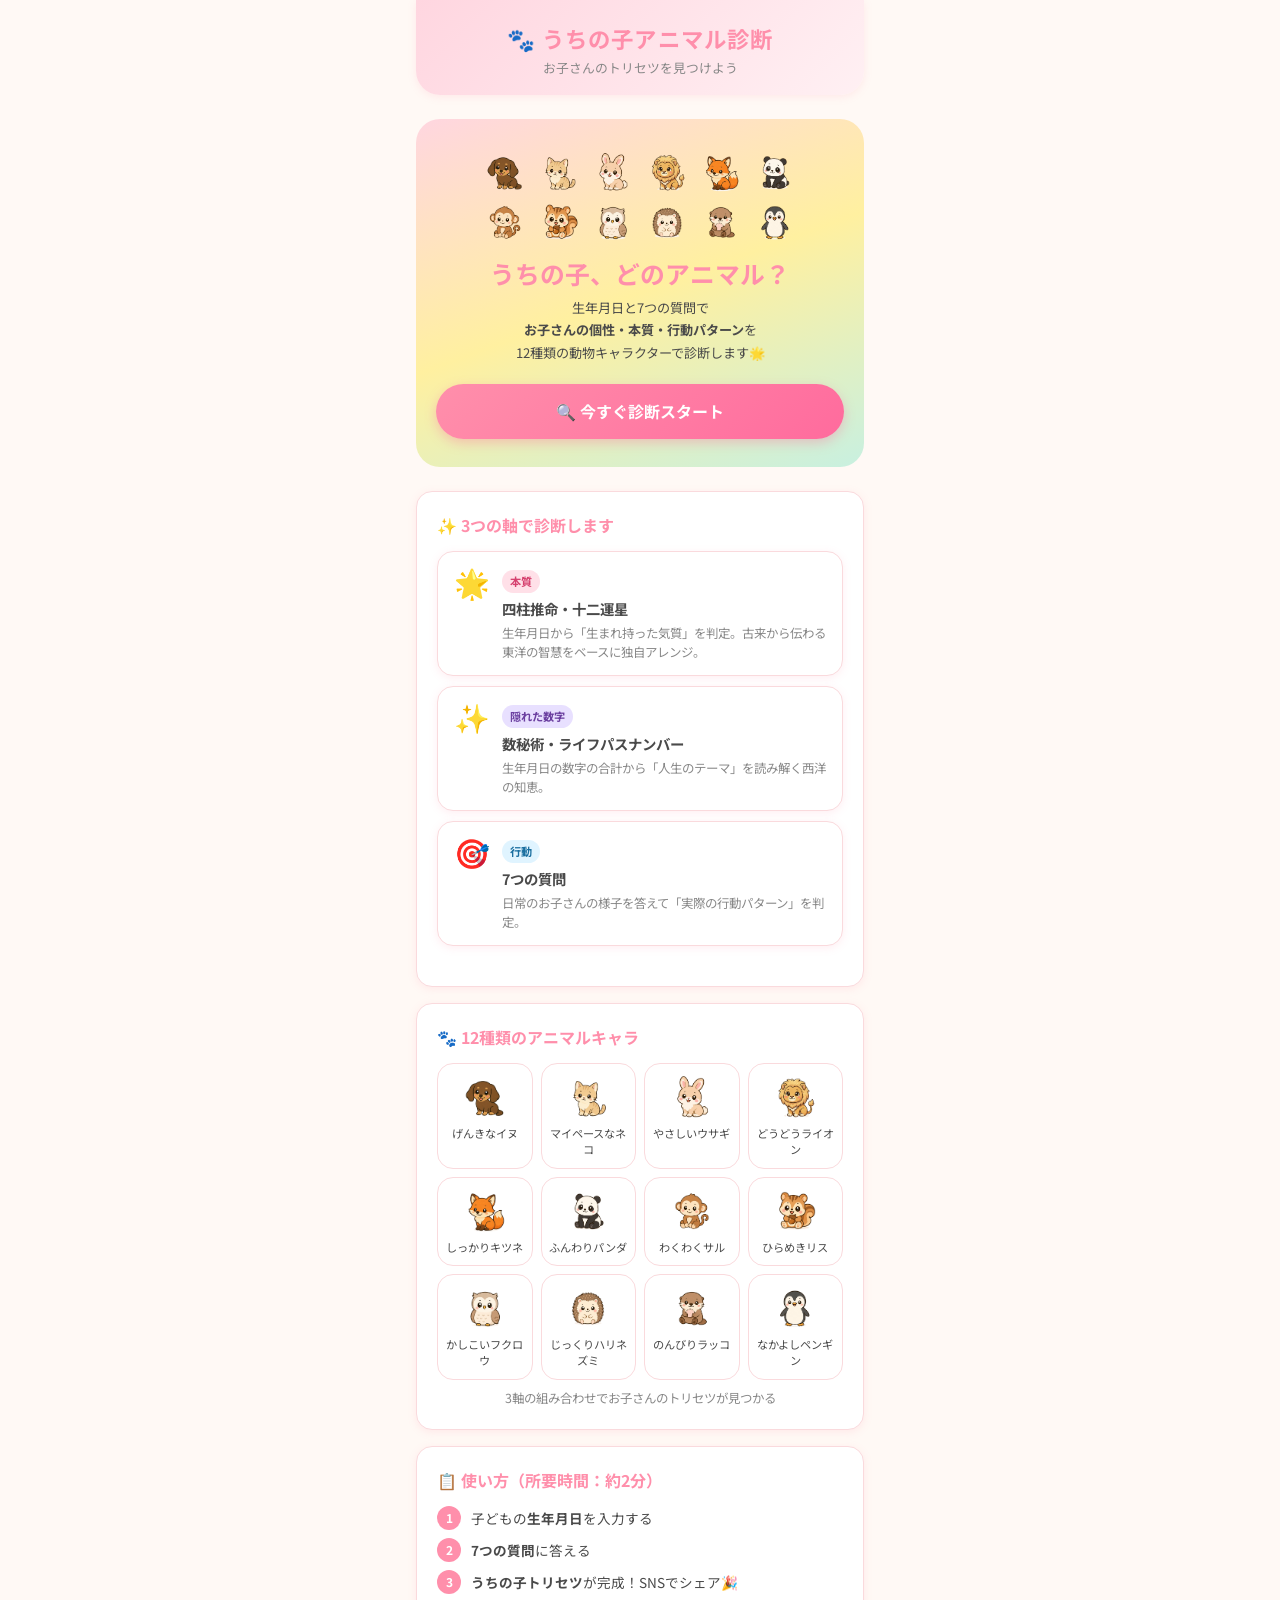
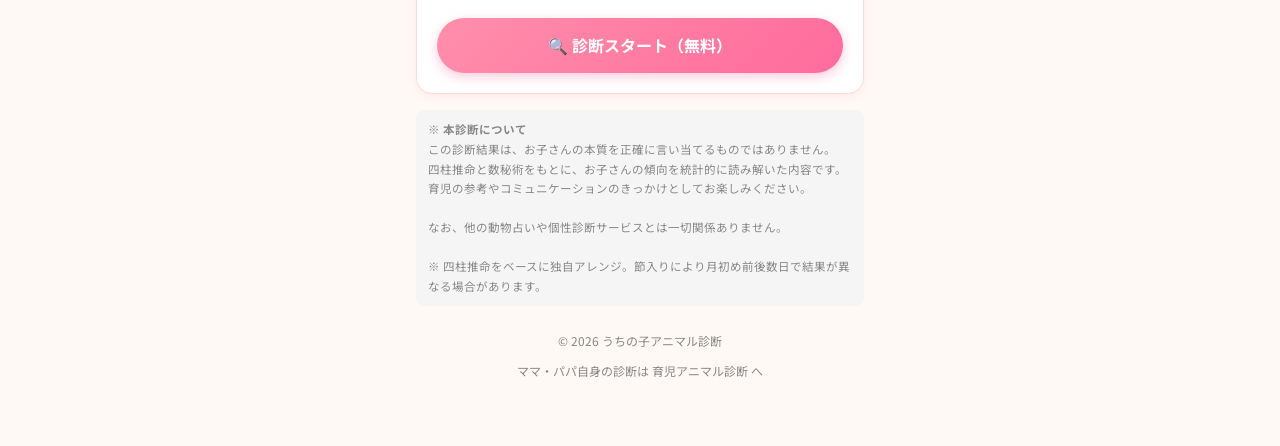
<file: index.html>
<!DOCTYPE html>
<html lang="ja">
<head>
  <meta charset="UTF-8">
  <meta name="viewport" content="width=device-width, initial-scale=1.0">
  <title>うちの子アニマル診断｜お子さんのトリセツを見つけよう</title>
  <meta name="description" content="生年月日と7つの質問で、うちの子の性格・気質を12種類の動物キャラクターで診断。2歳〜未就学児のママパパへ、子どもの個性を知るヒントを。">

  <!-- OGP -->
  <meta property="og:title" content="うちの子アニマル診断">
  <meta property="og:description" content="うちの子のトリセツを見つけよう。生年月日と7問で、お子さんの個性を12種類の動物で診断！">
  <meta property="og:type" content="website">
  <meta property="og:image" content="./assets/ogp.png">

  <!-- Google Fonts（丸みのあるフォント） -->
  <link rel="preconnect" href="https://fonts.googleapis.com">
  <link rel="preconnect" href="https://fonts.gstatic.com" crossorigin>
  <link href="https://fonts.googleapis.com/css2?family=Noto+Sans+JP:wght@400;700&display=swap" rel="stylesheet">

  <link rel="stylesheet" href="./css/style.css?v=1">

  <style>
    /* ── index.html 専用スタイル ── */

    /* ヒーローセクション */
    .hero {
      text-align: center;
      padding: 32px 20px 28px;
      background: linear-gradient(160deg, #FFD6E0 0%, #FFF0A0 50%, #C8F0E0 100%);
      border-radius: var(--radius-lg);
      margin-bottom: 24px;
      position: relative;
      overflow: hidden;
    }

    .hero-animals {
      display: grid;
      grid-template-columns: repeat(6, 1fr);
      gap: 6px 4px;
      max-width: 320px;
      margin: 0 auto 12px;
      justify-items: center;
    }

    /* ヒーロー動物帯の各アイコン（画像＋絵文字フォールバック） */
    .hero-animal {
      display: inline-flex;
      align-items: center;
      justify-content: center;
    }

    .hero-animal-img {
      width: 44px;
      height: 44px;
      object-fit: contain;
    }

    .hero-animal-emoji {
      font-size: 2.2rem;
      line-height: 1;
    }

    .hero-title {
      font-size: 1.55rem;
      font-weight: 700;
      color: var(--color-primary);
      line-height: 1.3;
      margin-bottom: 8px;
    }

    .hero-sub {
      font-size: 0.82rem;
      color: var(--color-text);
      line-height: 1.7;
      margin-bottom: 20px;
    }

    /* 3軸の説明カード */
    .axis-cards {
      display: flex;
      flex-direction: column;
      gap: 10px;
      margin-bottom: 20px;
    }

    .axis-card {
      display: flex;
      align-items: flex-start;
      gap: 12px;
      padding: 14px 16px;
      background: var(--color-white);
      border-radius: var(--radius-md);
      box-shadow: var(--shadow-sm);
      border: 1px solid var(--color-border);
    }

    .axis-icon {
      font-size: 1.8rem;
      flex-shrink: 0;
      line-height: 1;
      margin-top: 2px;
    }

    .axis-text-wrap {}

    .axis-label {
      font-size: 0.7rem;
      font-weight: 700;
      background: #FFE0E8;
      color: #D6406E;
      padding: 2px 8px;
      border-radius: var(--radius-full);
      display: inline-block;
      margin-bottom: 4px;
    }

    .axis-label.lp     { background: #E8E0FF; color: #6B3FA0; }
    .axis-label.kodo   { background: #E0F4FF; color: #1A6FA0; }

    .axis-title {
      font-size: 0.9rem;
      font-weight: 700;
      color: var(--color-text);
      margin-bottom: 2px;
    }

    .axis-desc {
      font-size: 0.78rem;
      color: var(--color-text-sub);
      line-height: 1.5;
    }

    /* 動物一覧 */
    .animals-grid {
      display: grid;
      grid-template-columns: repeat(4, 1fr);
      gap: 8px;
      margin-bottom: 8px;
    }

    .animal-chip {
      text-align: center;
      padding: 10px 4px;
      background: var(--color-white);
      border-radius: var(--radius-md);
      border: 1px solid var(--color-border);
      font-size: 0.7rem;
      color: var(--color-text);
      line-height: 1.4;
    }

    .animal-chip-emoji {
      font-size: 1.6rem;
      display: block;
      margin-bottom: 4px;
    }

    /* 12種類グリッドの動物画像（絵文字に代わるアイコン） */
    .animal-chip-img {
      width: 48px;
      height: 48px;
      object-fit: contain;
      display: block;
      margin: 0 auto 4px;
    }

    /* 免責表記 */
    .disclaimer {
      font-size: 0.72rem;
      color: var(--color-text-sub);
      background: #F5F5F5;
      border-radius: var(--radius-sm);
      padding: 10px 12px;
      line-height: 1.7;
      margin-top: 8px;
    }

    /* スタートボタンは固定表示 */
    .start-btn-wrap {
      margin-top: 24px;
    }

    .steps-list {
      list-style: none;
      display: flex;
      flex-direction: column;
      gap: 8px;
      margin-bottom: 20px;
    }

    .steps-list li {
      display: flex;
      align-items: center;
      gap: 10px;
      font-size: 0.85rem;
      color: var(--color-text);
    }

    .step-num {
      width: 24px;
      height: 24px;
      background: var(--color-primary);
      color: white;
      border-radius: 50%;
      font-size: 0.75rem;
      font-weight: 700;
      display: flex;
      align-items: center;
      justify-content: center;
      flex-shrink: 0;
    }
  </style>
</head>
<body>

  <div class="page-wrapper">

    <!-- ヘッダー -->
    <header class="site-header">
      <div class="site-title">🐾 うちの子アニマル診断</div>
      <div class="site-subtitle">お子さんのトリセツを見つけよう</div>
    </header>

    <main>

      <!-- ヒーロー -->
      <section class="hero fade-in-up">
        <div class="hero-animals">
          <span class="hero-animal"><img class="hero-animal-img" src="./images/dog.png" alt="げんきなイヌ" onerror="this.style.display='none';if(this.nextElementSibling)this.nextElementSibling.style.display='inline-block';"><span class="hero-animal-emoji" style="display:none;">🐶</span></span>
          <span class="hero-animal"><img class="hero-animal-img" src="./images/cat.png" alt="マイペースなネコ" onerror="this.style.display='none';if(this.nextElementSibling)this.nextElementSibling.style.display='inline-block';"><span class="hero-animal-emoji" style="display:none;">🐱</span></span>
          <span class="hero-animal"><img class="hero-animal-img" src="./images/rabbit.png" alt="やさしいウサギ" onerror="this.style.display='none';if(this.nextElementSibling)this.nextElementSibling.style.display='inline-block';"><span class="hero-animal-emoji" style="display:none;">🐰</span></span>
          <span class="hero-animal"><img class="hero-animal-img" src="./images/lion.png" alt="どうどうライオン" onerror="this.style.display='none';if(this.nextElementSibling)this.nextElementSibling.style.display='inline-block';"><span class="hero-animal-emoji" style="display:none;">🦁</span></span>
          <span class="hero-animal"><img class="hero-animal-img" src="./images/fox.png" alt="しっかりキツネ" onerror="this.style.display='none';if(this.nextElementSibling)this.nextElementSibling.style.display='inline-block';"><span class="hero-animal-emoji" style="display:none;">🦊</span></span>
          <span class="hero-animal"><img class="hero-animal-img" src="./images/panda.png" alt="ふんわりパンダ" onerror="this.style.display='none';if(this.nextElementSibling)this.nextElementSibling.style.display='inline-block';"><span class="hero-animal-emoji" style="display:none;">🐼</span></span>
          <span class="hero-animal"><img class="hero-animal-img" src="./images/monkey.png" alt="わくわくサル" onerror="this.style.display='none';if(this.nextElementSibling)this.nextElementSibling.style.display='inline-block';"><span class="hero-animal-emoji" style="display:none;">🐒</span></span>
          <span class="hero-animal"><img class="hero-animal-img" src="./images/squirrel.png" alt="ひらめきリス" onerror="this.style.display='none';if(this.nextElementSibling)this.nextElementSibling.style.display='inline-block';"><span class="hero-animal-emoji" style="display:none;">🐿️</span></span>
          <span class="hero-animal"><img class="hero-animal-img" src="./images/owl.png" alt="かしこいフクロウ" onerror="this.style.display='none';if(this.nextElementSibling)this.nextElementSibling.style.display='inline-block';"><span class="hero-animal-emoji" style="display:none;">🦉</span></span>
          <span class="hero-animal"><img class="hero-animal-img" src="./images/hedgehog.png" alt="じっくりハリネズミ" onerror="this.style.display='none';if(this.nextElementSibling)this.nextElementSibling.style.display='inline-block';"><span class="hero-animal-emoji" style="display:none;">🦔</span></span>
          <span class="hero-animal"><img class="hero-animal-img" src="./images/otter.png" alt="のんびりラッコ" onerror="this.style.display='none';if(this.nextElementSibling)this.nextElementSibling.style.display='inline-block';"><span class="hero-animal-emoji" style="display:none;">🦦</span></span>
          <span class="hero-animal"><img class="hero-animal-img" src="./images/penguin.png" alt="なかよしペンギン" onerror="this.style.display='none';if(this.nextElementSibling)this.nextElementSibling.style.display='inline-block';"><span class="hero-animal-emoji" style="display:none;">🐧</span></span>
        </div>
        <h1 class="hero-title">うちの子、どのアニマル？</h1>
        <p class="hero-sub">
          生年月日と7つの質問で<br>
          <strong>お子さんの個性・本質・行動パターン</strong>を<br>
          12種類の動物キャラクターで診断します🌟
        </p>
        <a href="./shindan.html" class="btn btn-primary">
          🔍 今すぐ診断スタート
        </a>
      </section>

      <!-- 3つの軸 -->
      <section class="card fade-in-up">
        <div class="card-title">✨ 3つの軸で診断します</div>
        <div class="axis-cards">

          <div class="axis-card">
            <div class="axis-icon">🌟</div>
            <div class="axis-text-wrap">
              <span class="axis-label">本質</span>
              <div class="axis-title">四柱推命・十二運星</div>
              <div class="axis-desc">生年月日から「生まれ持った気質」を判定。古来から伝わる東洋の智慧をベースに独自アレンジ。</div>
            </div>
          </div>

          <div class="axis-card">
            <div class="axis-icon">✨</div>
            <div class="axis-text-wrap">
              <span class="axis-label lp">隠れた数字</span>
              <div class="axis-title">数秘術・ライフパスナンバー</div>
              <div class="axis-desc">生年月日の数字の合計から「人生のテーマ」を読み解く西洋の知恵。</div>
            </div>
          </div>

          <div class="axis-card">
            <div class="axis-icon">🎯</div>
            <div class="axis-text-wrap">
              <span class="axis-label kodo">行動</span>
              <div class="axis-title">7つの質問</div>
              <div class="axis-desc">日常のお子さんの様子を答えて「実際の行動パターン」を判定。</div>
            </div>
          </div>

        </div>
      </section>

      <!-- 12種類の動物 -->
      <section class="card fade-in-up">
        <div class="card-title">🐾 12種類のアニマルキャラ</div>
        <div class="animals-grid">
          <div class="animal-chip"><img class="animal-chip-img" src="./images/dog.png" alt="" onerror="this.style.display='none';if(this.nextElementSibling)this.nextElementSibling.style.display='block';"><span class="animal-chip-emoji" style="display:none;">🐶</span>げんきなイヌ</div>
          <div class="animal-chip"><img class="animal-chip-img" src="./images/cat.png" alt="" onerror="this.style.display='none';if(this.nextElementSibling)this.nextElementSibling.style.display='block';"><span class="animal-chip-emoji" style="display:none;">🐱</span>マイペースなネコ</div>
          <div class="animal-chip"><img class="animal-chip-img" src="./images/rabbit.png" alt="" onerror="this.style.display='none';if(this.nextElementSibling)this.nextElementSibling.style.display='block';"><span class="animal-chip-emoji" style="display:none;">🐰</span>やさしいウサギ</div>
          <div class="animal-chip"><img class="animal-chip-img" src="./images/lion.png" alt="" onerror="this.style.display='none';if(this.nextElementSibling)this.nextElementSibling.style.display='block';"><span class="animal-chip-emoji" style="display:none;">🦁</span>どうどうライオン</div>
          <div class="animal-chip"><img class="animal-chip-img" src="./images/fox.png" alt="" onerror="this.style.display='none';if(this.nextElementSibling)this.nextElementSibling.style.display='block';"><span class="animal-chip-emoji" style="display:none;">🦊</span>しっかりキツネ</div>
          <div class="animal-chip"><img class="animal-chip-img" src="./images/panda.png" alt="" onerror="this.style.display='none';if(this.nextElementSibling)this.nextElementSibling.style.display='block';"><span class="animal-chip-emoji" style="display:none;">🐼</span>ふんわりパンダ</div>
          <div class="animal-chip"><img class="animal-chip-img" src="./images/monkey.png" alt="" onerror="this.style.display='none';if(this.nextElementSibling)this.nextElementSibling.style.display='block';"><span class="animal-chip-emoji" style="display:none;">🐒</span>わくわくサル</div>
          <div class="animal-chip"><img class="animal-chip-img" src="./images/squirrel.png" alt="" onerror="this.style.display='none';if(this.nextElementSibling)this.nextElementSibling.style.display='block';"><span class="animal-chip-emoji" style="display:none;">🐿️</span>ひらめきリス</div>
          <div class="animal-chip"><img class="animal-chip-img" src="./images/owl.png" alt="" onerror="this.style.display='none';if(this.nextElementSibling)this.nextElementSibling.style.display='block';"><span class="animal-chip-emoji" style="display:none;">🦉</span>かしこいフクロウ</div>
          <div class="animal-chip"><img class="animal-chip-img" src="./images/hedgehog.png" alt="" onerror="this.style.display='none';if(this.nextElementSibling)this.nextElementSibling.style.display='block';"><span class="animal-chip-emoji" style="display:none;">🦔</span>じっくりハリネズミ</div>
          <div class="animal-chip"><img class="animal-chip-img" src="./images/otter.png" alt="" onerror="this.style.display='none';if(this.nextElementSibling)this.nextElementSibling.style.display='block';"><span class="animal-chip-emoji" style="display:none;">🦦</span>のんびりラッコ</div>
          <div class="animal-chip"><img class="animal-chip-img" src="./images/penguin.png" alt="" onerror="this.style.display='none';if(this.nextElementSibling)this.nextElementSibling.style.display='block';"><span class="animal-chip-emoji" style="display:none;">🐧</span>なかよしペンギン</div>
        </div>
        <p style="font-size:0.78rem;color:var(--color-text-sub);text-align:center;margin-top:4px;">
          3軸の組み合わせでお子さんのトリセツが見つかる
        </p>
      </section>

      <!-- 使い方ステップ -->
      <section class="card fade-in-up">
        <div class="card-title">📋 使い方（所要時間：約2分）</div>
        <ul class="steps-list">
          <li>
            <span class="step-num">1</span>
            <span>子どもの<strong>生年月日</strong>を入力する</span>
          </li>
          <li>
            <span class="step-num">2</span>
            <span><strong>7つの質問</strong>に答える</span>
          </li>
          <li>
            <span class="step-num">3</span>
            <span><strong>うちの子トリセツ</strong>が完成！SNSでシェア🎉</span>
          </li>
        </ul>
        <div class="start-btn-wrap">
          <a href="./shindan.html" class="btn btn-primary">
            🔍 診断スタート（無料）
          </a>
        </div>
      </section>

      <!-- 免責・注意事項 -->
      <div class="disclaimer">
        <strong>※ 本診断について</strong><br>
        この診断結果は、お子さんの本質を正確に言い当てるものではありません。<br>
        四柱推命と数秘術をもとに、お子さんの傾向を統計的に読み解いた内容です。<br>
        育児の参考やコミュニケーションのきっかけとしてお楽しみください。<br>
        <br>
        なお、他の動物占いや個性診断サービスとは一切関係ありません。<br>
        <br>
        ※ 四柱推命をベースに独自アレンジ。節入りにより月初め前後数日で結果が異なる場合があります。
      </div>

    </main>

    <!-- フッター -->
    <footer class="site-footer">
      <p>© 2026 うちの子アニマル診断</p>
      <p class="mt-8">
        ママ・パパ自身の診断は
        <a href="https://billy-sns.github.io/ikuji-animal-shindan/" target="_blank" rel="noopener">
          育児アニマル診断
        </a>
        へ
      </p>
    </footer>

  </div><!-- /page-wrapper -->

</body>
</html>
</file>
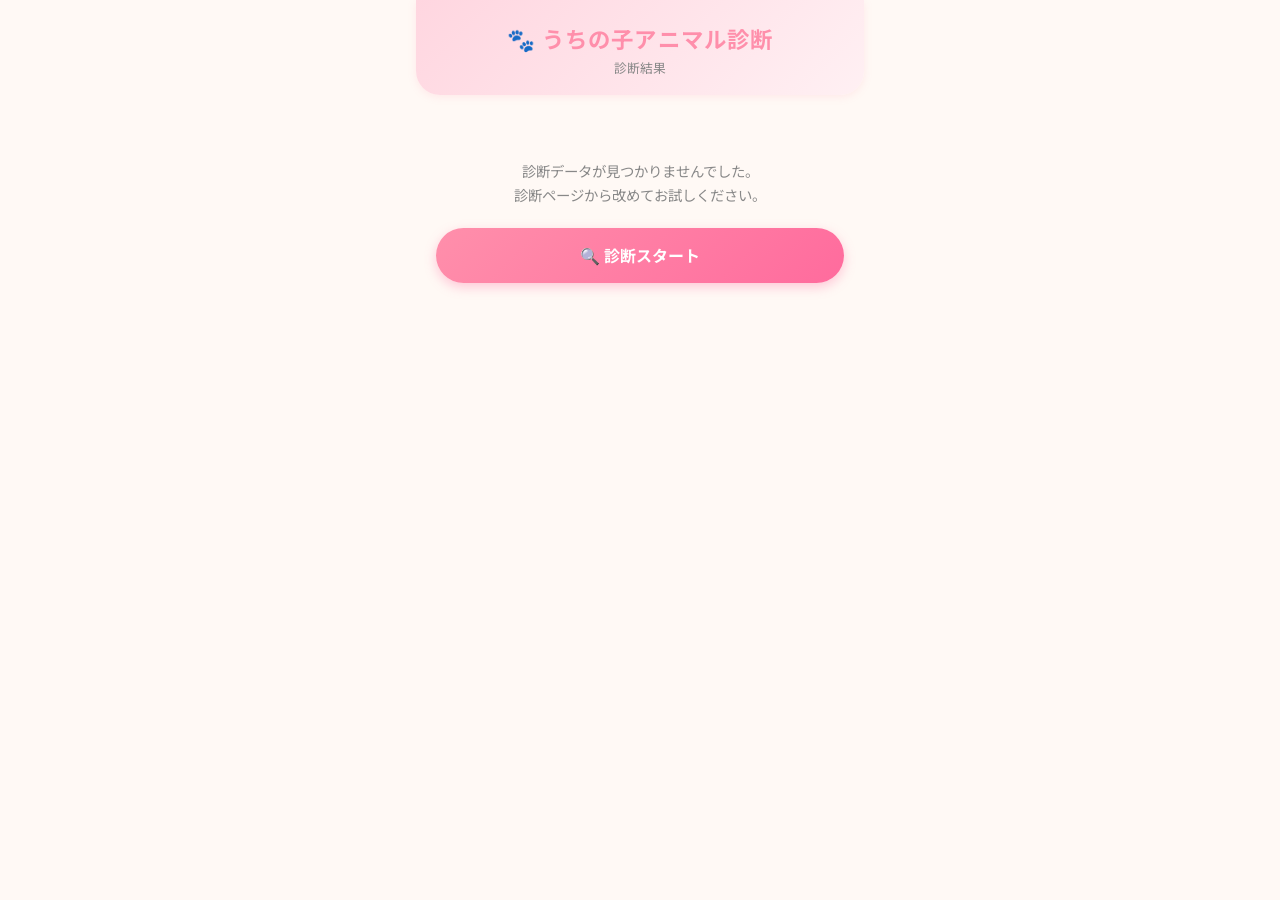
<file: result.html>
<!DOCTYPE html>
<html lang="ja">
<head>
  <meta charset="UTF-8">
  <meta name="viewport" content="width=device-width, initial-scale=1.0">
  <title>診断結果｜うちの子アニマル診断</title>
  <meta name="robots" content="noindex"><!-- 個人の診断結果ページはインデックス不要 -->

  <link rel="preconnect" href="https://fonts.googleapis.com">
  <link rel="preconnect" href="https://fonts.gstatic.com" crossorigin>
  <link href="https://fonts.googleapis.com/css2?family=Noto+Sans+JP:wght@400;700&display=swap" rel="stylesheet">

  <link rel="stylesheet" href="./css/style.css?v=1">

  <style>
    /* ── result.html 専用スタイル ── */

    /* ページタイトル */
    .result-page-title {
      text-align: center;
      font-size: 1rem;
      font-weight: 700;
      color: var(--color-primary);
      margin-bottom: 16px;
      letter-spacing: 0.05em;
    }

    /* 本質カード（動物） */
    .honshitsu-card {
      background: linear-gradient(160deg, #FFD6E0 0%, #FFFFFF 60%);
      border: 1.5px solid #FADADD;
      border-radius: var(--radius-lg);
      padding: 24px 20px;
      text-align: center;
      margin-bottom: 16px;
      box-shadow: var(--shadow-md);
    }

    .honshitsu-emoji {
      font-size: 5rem;
      line-height: 1;
      display: block;
      margin-bottom: 8px;
    }

    /* 本質カードの動物画像（絵文字に代わるメインビジュアル） */
    .honshitsu-image {
      width: 130px;
      height: 130px;
      object-fit: contain;
      display: block;
      margin: 0 auto 8px;
    }

    .honshitsu-name {
      font-size: 1.6rem;
      font-weight: 700;
      color: var(--color-primary);
      margin-bottom: 4px;
    }

    .honshitsu-jusei {
      font-size: 0.72rem;
      color: var(--color-text-sub);
      margin-bottom: 12px;
    }

    .result-description {
      font-size: 0.88rem;
      line-height: 1.95;
      color: var(--color-text);
      white-space: pre-line;
      text-align: left;
    }

    /* LPカード */
    .lp-card {
      background: linear-gradient(160deg, #EDE0FF 0%, #FFFFFF 60%);
      border: 1.5px solid #D8C8F0;
      border-radius: var(--radius-lg);
      padding: 20px;
      margin-bottom: 16px;
      box-shadow: var(--shadow-sm);
    }

    .lp-number-badge {
      display: inline-block;
      background: var(--color-lavender);
      color: #4B2090;
      font-size: 1rem;
      font-weight: 700;
      padding: 4px 16px;
      border-radius: var(--radius-full);
      margin-bottom: 8px;
    }

    .lp-keyword {
      font-size: 0.78rem;
      color: #6B3FA0;
      margin-bottom: 12px;
    }

    .master-badge {
      display: inline-block;
      background: linear-gradient(135deg, #FFD700, #FFA500);
      color: white;
      font-size: 0.7rem;
      font-weight: 700;
      padding: 2px 8px;
      border-radius: var(--radius-full);
      margin-left: 6px;
      vertical-align: middle;
    }

    /* 行動タイプカード */
    .behavior-card {
      background: linear-gradient(160deg, #D6F0FF 0%, #FFFFFF 60%);
      border: 1.5px solid #B8DFEF;
      border-radius: var(--radius-lg);
      padding: 20px;
      margin-bottom: 16px;
      box-shadow: var(--shadow-sm);
    }

    .behavior-name {
      font-size: 1.2rem;
      font-weight: 700;
      color: #1A6FA0;
      margin-bottom: 4px;
    }

    .behavior-axis {
      font-size: 0.72rem;
      color: var(--color-text-sub);
      margin-bottom: 12px;
    }

    /* 共通メッセージ */
    .message-box {
      background: linear-gradient(135deg, #FFFADB, #FFFDF0);
      border: 2px solid var(--color-yellow);
      border-radius: var(--radius-md);
      padding: 20px;
      text-align: center;
      margin-bottom: 20px;
    }

    .message-box p {
      font-size: 0.88rem;
      line-height: 1.9;
      color: var(--color-text);
    }

    /* シェアボタンセクション */
    .share-section {
      margin-bottom: 20px;
    }

    .share-title {
      font-size: 0.9rem;
      font-weight: 700;
      color: var(--color-text);
      margin-bottom: 12px;
      text-align: center;
    }

    /* Threadsボタン直下の注意書き（控えめ表示） */
    .threads-note {
      font-size: 0.7rem;
      color: var(--color-text-sub);
      text-align: center;
      margin: -4px 0 10px;
      line-height: 1.5;
    }

    /* 導線セクション */
    .cta-section {
      display: flex;
      flex-direction: column;
      gap: 12px;
      margin-bottom: 24px;
    }

    .cta-card {
      padding: 16px;
      border-radius: var(--radius-md);
      border: 1.5px solid;
    }

    .cta-card.line {
      background: #F0FFF5;
      border-color: #06C755;
    }

    .cta-card.note {
      background: #FFF5F0;
      border-color: #FF6633;
    }

    .cta-card.parent {
      background: #F5F0FF;
      border-color: var(--color-lavender);
    }

    .cta-icon {
      font-size: 1.4rem;
      margin-bottom: 4px;
    }

    .cta-title {
      font-size: 0.88rem;
      font-weight: 700;
      margin-bottom: 4px;
      color: var(--color-text);
    }

    .cta-desc {
      font-size: 0.78rem;
      color: var(--color-text-sub);
      line-height: 1.6;
      margin-bottom: 10px;
    }

    .cta-btn {
      display: inline-block;
      padding: 8px 20px;
      border-radius: var(--radius-full);
      font-size: 0.82rem;
      font-weight: 700;
      text-decoration: none;
      color: white;
    }

    .cta-btn.green  { background: #06C755; }
    .cta-btn.orange { background: #FF6633; }
    .cta-btn.purple { background: #7B52AB; }

    /* もう一度診断 */
    .retry-btn-wrap {
      margin-bottom: 16px;
    }

    /* エラー表示（データなし） */
    .no-data-msg {
      text-align: center;
      padding: 40px 20px;
    }
    .no-data-msg p {
      font-size: 0.9rem;
      color: var(--color-text-sub);
      margin-bottom: 20px;
      line-height: 1.7;
    }

    /* ローディング */
    .loading-wrap {
      text-align: center;
      padding: 60px 20px;
      font-size: 2rem;
    }
  </style>
</head>
<body>

  <div class="page-wrapper">

    <!-- ヘッダー -->
    <header class="site-header site-header--linked">
      <a href="./index.html" class="site-header-link">
        <div class="site-title">🐾 うちの子アニマル診断</div>
        <div class="site-subtitle">診断結果</div>
      </a>
    </header>

    <main id="resultMain">
      <!-- result.js が描画 -->
      <div class="loading-wrap">🔮</div>
    </main>

  </div><!-- /page-wrapper -->

  <script src="./js/data.js?v=1"></script>
  <script src="./js/logic.js?v=1"></script>
  <script src="./js/result.js?v=1"></script>

</body>
</html>
</file>
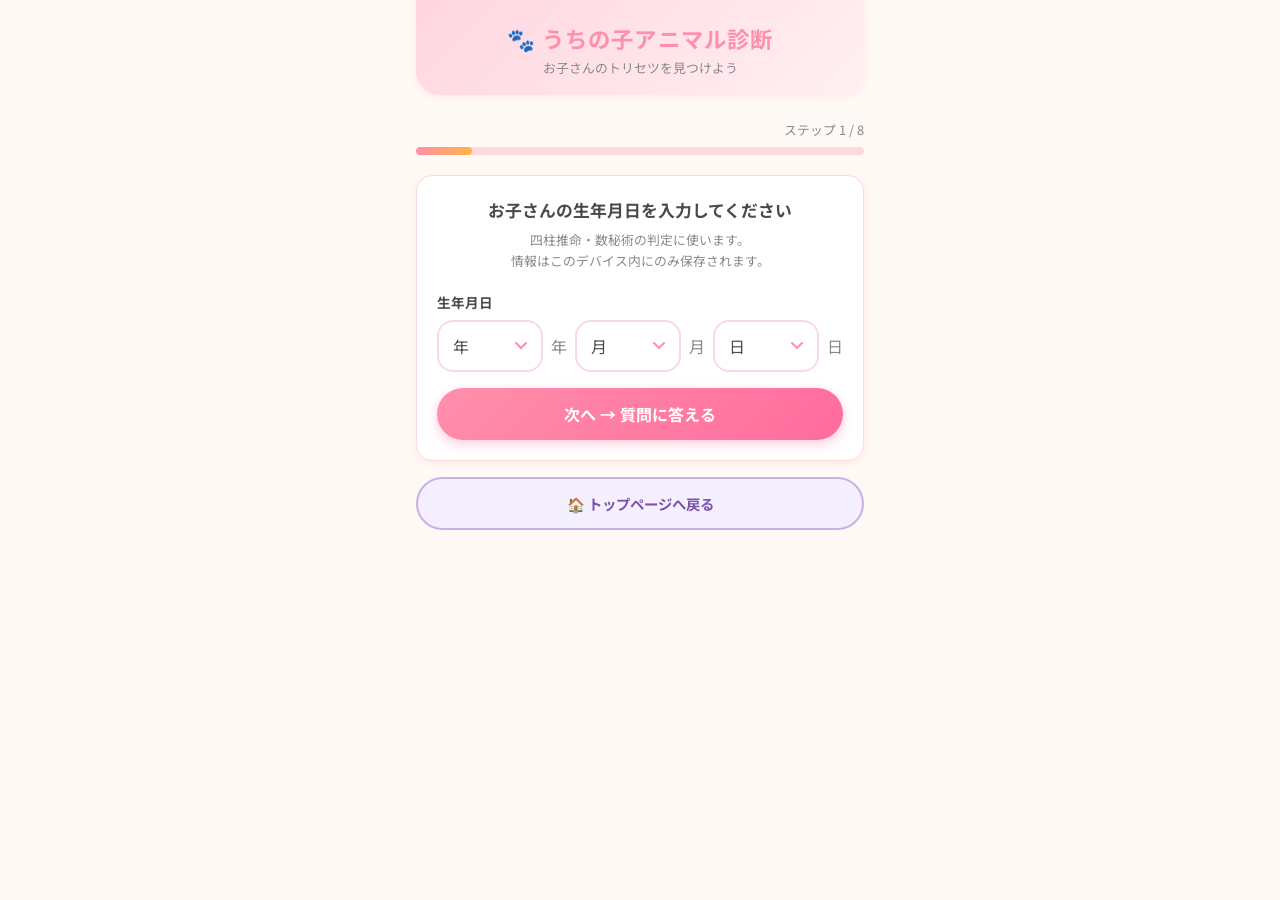
<file: shindan.html>
<!DOCTYPE html>
<html lang="ja">
<head>
  <meta charset="UTF-8">
  <meta name="viewport" content="width=device-width, initial-scale=1.0">
  <title>診断スタート｜うちの子アニマル診断</title>
  <meta name="robots" content="noindex"><!-- 診断途中ページはインデックス不要 -->

  <link rel="preconnect" href="https://fonts.googleapis.com">
  <link rel="preconnect" href="https://fonts.gstatic.com" crossorigin>
  <link href="https://fonts.googleapis.com/css2?family=Noto+Sans+JP:wght@400;700&display=swap" rel="stylesheet">

  <link rel="stylesheet" href="./css/style.css?v=1">

  <style>
    /* ── shindan.html 専用スタイル ── */

    /* ステップ切り替えアニメーション */
    .step-section {
      display: none;
      animation: fadeInUp 0.35s ease both;
    }
    .step-section.active {
      display: block;
    }

    /* 生年月日入力セクション */
    .birthday-section-title {
      font-size: 1.05rem;
      font-weight: 700;
      text-align: center;
      margin-bottom: 6px;
      color: var(--color-text);
    }

    .birthday-section-note {
      font-size: 0.8rem;
      color: var(--color-text-sub);
      text-align: center;
      margin-bottom: 20px;
      line-height: 1.6;
    }

    /* 質問カード内：選択肢の番号バッジ */
    .option-badge {
      display: inline-flex;
      align-items: center;
      justify-content: center;
      width: 22px;
      height: 22px;
      border-radius: 50%;
      background: #FADADD;
      color: var(--color-primary);
      font-size: 0.7rem;
      font-weight: 700;
      flex-shrink: 0;
      margin-right: 8px;
    }

    .option-btn.selected .option-badge {
      background: var(--color-primary);
      color: white;
    }

    /* 前へ・次へボタンの並び */
    .nav-buttons {
      display: flex;
      gap: 10px;
      margin-top: 20px;
    }

    .nav-buttons .btn {
      flex: 1;
    }

    .btn-back {
      flex: 0 0 auto !important;
      width: auto !important;
      padding: 14px 20px;
      background: none;
      border: 2px solid var(--color-border);
      border-radius: var(--radius-full);
      font-family: var(--font-main);
      font-size: 0.9rem;
      color: var(--color-text-sub);
      cursor: pointer;
    }

    /* Q7（決め手）の特別スタイル */
    .decider-badge {
      display: inline-block;
      background: linear-gradient(135deg, var(--color-secondary), #FFD166);
      color: white;
      font-size: 0.72rem;
      font-weight: 700;
      padding: 3px 10px;
      border-radius: var(--radius-full);
      margin-bottom: 8px;
    }

    /* 診断中アニメーション */
    .calculating-wrap {
      text-align: center;
      padding: 40px 20px;
    }

    .calculating-emoji {
      font-size: 3rem;
      display: block;
      animation: bounce 0.8s infinite alternate ease-in-out;
    }

    @keyframes bounce {
      from { transform: translateY(0); }
      to   { transform: translateY(-12px); }
    }

    .calculating-text {
      font-size: 1rem;
      font-weight: 700;
      color: var(--color-primary);
      margin-top: 16px;
    }

    .calculating-sub {
      font-size: 0.8rem;
      color: var(--color-text-sub);
      margin-top: 8px;
    }

    /* エラーメッセージ */
    .error-msg {
      font-size: 0.82rem;
      color: #D63031;
      background: #FFE0E0;
      border-radius: var(--radius-sm);
      padding: 8px 12px;
      margin-top: 8px;
      display: none;
    }

    .error-msg.visible {
      display: block;
    }
  </style>
</head>
<body>

  <div class="page-wrapper">

    <!-- ヘッダー -->
    <header class="site-header site-header--linked">
      <a href="./index.html" class="site-header-link">
        <div class="site-title">🐾 うちの子アニマル診断</div>
        <div class="site-subtitle">お子さんのトリセツを見つけよう</div>
      </a>
    </header>

    <!-- プログレスバー（常に表示） -->
    <div class="progress-wrap" id="progressWrap">
      <div class="progress-text" id="progressText">ステップ 1 / 8</div>
      <div class="progress-bar-bg">
        <div class="progress-bar-fill" id="progressFill" style="width:12.5%"></div>
      </div>
    </div>

    <main>

      <!-- ===== STEP 0: 生年月日入力 ===== -->
      <section class="step-section active" id="step-birthday">
        <div class="card">
          <p class="birthday-section-title">お子さんの生年月日を入力してください</p>
          <p class="birthday-section-note">
            四柱推命・数秘術の判定に使います。<br>
            情報はこのデバイス内にのみ保存されます。
          </p>

          <div class="form-group">
            <label class="form-label">生年月日</label>
            <div class="birthday-row">
              <select class="form-select" id="birthYear" aria-label="生まれた年">
                <option value="">年</option>
              </select>
              <span class="birthday-sep">年</span>
              <select class="form-select" id="birthMonth" aria-label="生まれた月">
                <option value="">月</option>
              </select>
              <span class="birthday-sep">月</span>
              <select class="form-select" id="birthDay" aria-label="生まれた日">
                <option value="">日</option>
              </select>
              <span class="birthday-sep">日</span>
            </div>
            <div class="error-msg" id="birthdayError">
              年・月・日をすべて選んでください
            </div>
          </div>

          <div class="mt-16">
            <button class="btn btn-primary" id="btnBirthdayNext">
              次へ → 質問に答える
            </button>
          </div>
        </div>
      </section>

      <!-- ===== STEP 1〜7: 質問 ===== -->
      <!-- JavaScriptで動的に生成・表示 -->
      <section class="step-section" id="step-questions">
        <div class="question-card" id="questionCard">
          <!-- JS が描画 -->
        </div>
        <div class="nav-buttons">
          <button class="btn-back" id="btnPrev">← 戻る</button>
          <button class="btn btn-primary" id="btnNext" disabled>
            次の質問へ
          </button>
        </div>
        <div class="error-msg" id="questionError" style="margin-top:4px;">
          選択肢を選んでから次へ進んでください
        </div>
      </section>

      <!-- ===== 診断中アニメーション ===== -->
      <section class="step-section" id="step-calculating">
        <div class="calculating-wrap">
          <span class="calculating-emoji">🔮</span>
          <p class="calculating-text">うちの子を診断中…</p>
          <p class="calculating-sub">四柱推命と数秘術で分析しています</p>
        </div>
      </section>

    </main>

    <!-- トップへ戻るボタン（ステップに関わらず常に表示） -->
    <div class="back-to-top-wrap">
      <button class="btn-to-top" id="btnToTop">
        🏠 トップページへ戻る
      </button>
    </div>

  </div><!-- /page-wrapper -->

  <!-- データ・ロジックを先に読み込む -->
  <script src="./js/data.js?v=1"></script>
  <script src="./js/logic.js?v=1"></script>
  <script src="./js/shindan.js?v=1"></script>

</body>
</html>
</file>
<file: css/style.css>
/* ============================================================
   style.css
   うちの子アニマル診断 - 全ページ共通スタイル
   モバイルファースト設計（基準幅: 390px）
   ============================================================ */

/* ── CSS変数（カラーパレット・フォント） ── */
:root {
  /* パステルカラー */
  --color-bg:       #FFF9F5;   /* ページ背景：温かみのあるオフホワイト */
  --color-primary:  #FF8FAB;   /* メインピンク */
  --color-secondary:#FFB347;   /* アクセントオレンジ */
  --color-accent:   #A8D8EA;   /* ライトブルー */
  --color-mint:     #B5EAD7;   /* ミント */
  --color-lavender: #C9B1E8;   /* ラベンダー */
  --color-yellow:   #FFEAA7;   /* やさしいイエロー */

  /* テキスト */
  --color-text:     #4A4A4A;   /* 本文テキスト */
  --color-text-sub: #888888;   /* サブテキスト */
  --color-white:    #FFFFFF;

  /* カード・ボーダー */
  --color-card:     #FFFFFF;
  --color-border:   #FADADD;   /* うすいピンクボーダー */

  /* 丸みの基本値 */
  --radius-sm:  8px;
  --radius-md:  16px;
  --radius-lg:  24px;
  --radius-full: 9999px;

  /* シャドウ */
  --shadow-sm:  0 2px 8px rgba(255,143,171,0.15);
  --shadow-md:  0 4px 16px rgba(255,143,171,0.20);

  /* フォント */
  --font-main: 'Noto Sans JP', 'Hiragino Maru Gothic ProN', 'ヒラギノ丸ゴ ProN W4', sans-serif;
}

/* ── リセット・ベース ── */
*, *::before, *::after {
  box-sizing: border-box;
  margin: 0;
  padding: 0;
}

html {
  font-size: 16px;
  -webkit-text-size-adjust: 100%;
}

body {
  font-family: var(--font-main);
  background-color: var(--color-bg);
  color: var(--color-text);
  line-height: 1.7;
  min-height: 100vh;
}

img {
  max-width: 100%;
  height: auto;
  display: block;
}

a {
  color: var(--color-primary);
  text-decoration: none;
}

a:hover {
  text-decoration: underline;
}

/* ── レイアウト ── */
.page-wrapper {
  max-width: 480px;
  margin: 0 auto;
  padding: 0 16px 40px;
}

/* ── ヘッダー ── */

/* shindan・result ページ用：ヘッダー全体をクリッカブルにする */
.site-header--linked {
  cursor: pointer;
}

/* ヘッダー内のリンク：テキスト装飾をリセットし、ホバーで薄くする */
.site-header-link {
  display: block;
  text-decoration: none;
  transition: opacity 0.15s ease;
}

.site-header-link:hover {
  opacity: 0.85;
  text-decoration: none;
}

/* トップへ戻るボタン */
.btn-to-top {
  display: block;
  width: 100%;
  padding: 14px 20px;
  min-height: 44px;           /* スマホでのタップ領域を確保 */
  background: #F5F0FF;
  color: #7B52AB;
  border: 2px solid var(--color-lavender);
  border-radius: var(--radius-full);
  font-family: var(--font-main);
  font-size: 0.9rem;
  font-weight: 700;
  cursor: pointer;
  text-align: center;
  text-decoration: none;
  transition: background 0.15s ease, transform 0.1s ease;
  -webkit-appearance: none;
}

.btn-to-top:hover {
  background: #EDE0FF;
  text-decoration: none;
}

.btn-to-top:active {
  transform: scale(0.97);
}

.back-to-top-wrap {
  margin-top: 12px;
  margin-bottom: 8px;
}

.site-header {
  text-align: center;
  padding: 24px 16px 16px;
  background: linear-gradient(135deg, #FFD6E0 0%, #FFF0F3 100%);
  border-radius: 0 0 var(--radius-lg) var(--radius-lg);
  margin-bottom: 24px;
  box-shadow: var(--shadow-sm);
}

.site-header .site-title {
  font-size: 1.4rem;
  font-weight: 700;
  color: var(--color-primary);
  letter-spacing: 0.05em;
  line-height: 1.3;
}

.site-header .site-subtitle {
  font-size: 0.8rem;
  color: var(--color-text-sub);
  margin-top: 4px;
}

/* ── カード ── */
.card {
  background: var(--color-card);
  border-radius: var(--radius-md);
  padding: 20px;
  margin-bottom: 16px;
  box-shadow: var(--shadow-sm);
  border: 1px solid var(--color-border);
}

.card-title {
  font-size: 1rem;
  font-weight: 700;
  color: var(--color-primary);
  margin-bottom: 12px;
  display: flex;
  align-items: center;
  gap: 6px;
}

/* ── ボタン ── */
.btn {
  display: block;
  width: 100%;
  padding: 14px 20px;
  border: none;
  border-radius: var(--radius-full);
  font-family: var(--font-main);
  font-size: 1rem;
  font-weight: 700;
  cursor: pointer;
  text-align: center;
  transition: transform 0.15s ease, box-shadow 0.15s ease;
  -webkit-appearance: none;
}

.btn:active {
  transform: scale(0.97);
}

.btn-primary {
  background: linear-gradient(135deg, var(--color-primary), #FF6B9D);
  color: var(--color-white);
  box-shadow: 0 4px 12px rgba(255,107,157,0.35);
}

.btn-primary:hover {
  box-shadow: 0 6px 16px rgba(255,107,157,0.45);
  text-decoration: none;
}

.btn-secondary {
  background: var(--color-white);
  color: var(--color-primary);
  border: 2px solid var(--color-primary);
}

.btn-secondary:hover {
  background: #FFF0F3;
  text-decoration: none;
}

.btn-share {
  display: flex;
  align-items: center;
  justify-content: center;
  gap: 8px;
  padding: 12px 20px;
  border-radius: var(--radius-full);
  font-size: 0.9rem;
  font-weight: 700;
  cursor: pointer;
  border: none;
  font-family: var(--font-main);
  transition: transform 0.15s ease, opacity 0.15s ease;
}

.btn-share:active { transform: scale(0.97); }

.btn-threads {
  background: #000000;
  color: #FFFFFF;
  width: 100%;
  margin-bottom: 8px;
}

.btn-x {
  background: #1DA1F2;
  color: #FFFFFF;
  width: 100%;
  margin-bottom: 8px;
}

.btn-copy {
  background: #F0F0F0;
  color: #333333;
  width: 100%;
  border: 1.5px solid #CCCCCC;
}

/* ── 絵文字アイコン（大） ── */
.emoji-lg {
  font-size: 3.5rem;
  line-height: 1;
  display: block;
  text-align: center;
  margin: 8px 0;
}

.emoji-md {
  font-size: 2rem;
  line-height: 1;
}

/* ── セクション見出し ── */
.section-label {
  display: inline-flex;
  align-items: center;
  gap: 4px;
  font-size: 0.75rem;
  font-weight: 700;
  padding: 4px 12px;
  border-radius: var(--radius-full);
  margin-bottom: 8px;
  letter-spacing: 0.05em;
}

.label-honshitsu  { background: #FFE0E8; color: #D6406E; }
.label-lp         { background: #E8E0FF; color: #6B3FA0; }
.label-behavior   { background: #E0F4FF; color: #1A6FA0; }
.label-message    { background: var(--color-yellow); color: #7A6000; }

/* ── プログレスバー ── */
.progress-wrap {
  margin-bottom: 20px;
}

.progress-text {
  font-size: 0.8rem;
  color: var(--color-text-sub);
  text-align: right;
  margin-bottom: 6px;
}

.progress-bar-bg {
  background: #FADADD;
  border-radius: var(--radius-full);
  height: 8px;
  overflow: hidden;
}

.progress-bar-fill {
  background: linear-gradient(90deg, var(--color-primary), var(--color-secondary));
  height: 100%;
  border-radius: var(--radius-full);
  transition: width 0.4s ease;
}

/* ── フォーム ── */
.form-group {
  margin-bottom: 16px;
}

.form-label {
  display: block;
  font-size: 0.85rem;
  font-weight: 700;
  color: var(--color-text);
  margin-bottom: 6px;
}

.form-select {
  width: 100%;
  padding: 12px 14px;
  border: 2px solid var(--color-border);
  border-radius: var(--radius-md);
  font-family: var(--font-main);
  font-size: 1rem;
  background: var(--color-white);
  color: var(--color-text);
  -webkit-appearance: none;
  appearance: none;
  background-image: url("data:image/svg+xml,%3Csvg xmlns='http://www.w3.org/2000/svg' width='12' height='8' viewBox='0 0 12 8'%3E%3Cpath d='M1 1l5 5 5-5' stroke='%23FF8FAB' stroke-width='2' fill='none' stroke-linecap='round'/%3E%3C/svg%3E");
  background-repeat: no-repeat;
  background-position: right 14px center;
  background-size: 12px;
}

.form-select:focus {
  outline: none;
  border-color: var(--color-primary);
  box-shadow: 0 0 0 3px rgba(255,143,171,0.2);
}

/* 生年月日：年月日を横並びに */
.birthday-row {
  display: flex;
  gap: 8px;
  align-items: center;
}

.birthday-row .form-select {
  flex: 1;
}

.birthday-sep {
  font-size: 1rem;
  color: var(--color-text-sub);
  flex-shrink: 0;
}

/* ── 質問カード ── */
.question-card {
  background: var(--color-card);
  border-radius: var(--radius-lg);
  padding: 24px 20px;
  box-shadow: var(--shadow-md);
  border: 1px solid var(--color-border);
}

.question-num {
  font-size: 0.75rem;
  font-weight: 700;
  color: var(--color-primary);
  background: #FFE0E8;
  padding: 3px 10px;
  border-radius: var(--radius-full);
  display: inline-block;
  margin-bottom: 10px;
}

.question-text {
  font-size: 1rem;
  font-weight: 700;
  line-height: 1.5;
  margin-bottom: 16px;
  color: var(--color-text);
}

/* 選択肢ボタン */
.options-list {
  list-style: none;
  display: flex;
  flex-direction: column;
  gap: 10px;
}

.option-btn {
  width: 100%;
  padding: 14px 16px;
  background: var(--color-white);
  border: 2px solid var(--color-border);
  border-radius: var(--radius-md);
  font-family: var(--font-main);
  font-size: 0.9rem;
  color: var(--color-text);
  text-align: left;
  cursor: pointer;
  line-height: 1.4;
  transition: border-color 0.15s ease, background 0.15s ease, transform 0.1s ease;
  -webkit-appearance: none;
}

.option-btn:hover {
  border-color: var(--color-primary);
  background: #FFF5F8;
}

.option-btn.selected {
  border-color: var(--color-primary);
  background: #FFE8EF;
  font-weight: 700;
}

.option-btn:active {
  transform: scale(0.98);
}

/* ── 結果ページ ── */
.result-animal-header {
  text-align: center;
  padding: 24px 20px;
  background: linear-gradient(135deg, #FFD6E0 0%, #FFF9F5 100%);
  border-radius: var(--radius-lg);
  margin-bottom: 16px;
  box-shadow: var(--shadow-sm);
}

.result-animal-emoji {
  font-size: 5rem;
  line-height: 1;
  margin-bottom: 8px;
}

.result-animal-name {
  font-size: 1.5rem;
  font-weight: 700;
  color: var(--color-primary);
}

.result-description {
  font-size: 0.9rem;
  line-height: 1.9;
  color: var(--color-text);
  white-space: pre-line; /* 改行をそのまま反映 */
  margin-top: 8px;
}

/* 共通メッセージ枠 */
.message-box {
  background: linear-gradient(135deg, #FFF9E0, #FFFDF5);
  border: 2px solid var(--color-yellow);
  border-radius: var(--radius-md);
  padding: 20px;
  text-align: center;
  margin-bottom: 16px;
}

.message-box p {
  font-size: 0.9rem;
  line-height: 1.8;
  color: var(--color-text);
}

/* 導線カード */
.cta-card {
  background: linear-gradient(135deg, #F0F9FF, #E8F4FF);
  border: 1px solid var(--color-accent);
  border-radius: var(--radius-md);
  padding: 20px;
  margin-bottom: 12px;
}

.cta-title {
  font-size: 0.85rem;
  font-weight: 700;
  color: #1A6FA0;
  margin-bottom: 8px;
}

/* ── フッター ── */
.site-footer {
  text-align: center;
  padding: 24px 16px;
  font-size: 0.75rem;
  color: var(--color-text-sub);
  line-height: 1.8;
}

.site-footer a {
  color: var(--color-text-sub);
}

/* ── アニメーション ── */
@keyframes fadeInUp {
  from { opacity: 0; transform: translateY(16px); }
  to   { opacity: 1; transform: translateY(0); }
}

.fade-in-up {
  animation: fadeInUp 0.4s ease both;
}

/* ── ユーティリティ ── */
.text-center { text-align: center; }
.mt-8  { margin-top: 8px;  }
.mt-16 { margin-top: 16px; }
.mt-24 { margin-top: 24px; }
.mb-8  { margin-bottom: 8px;  }
.mb-16 { margin-bottom: 16px; }
.hidden { display: none !important; }
</file>
